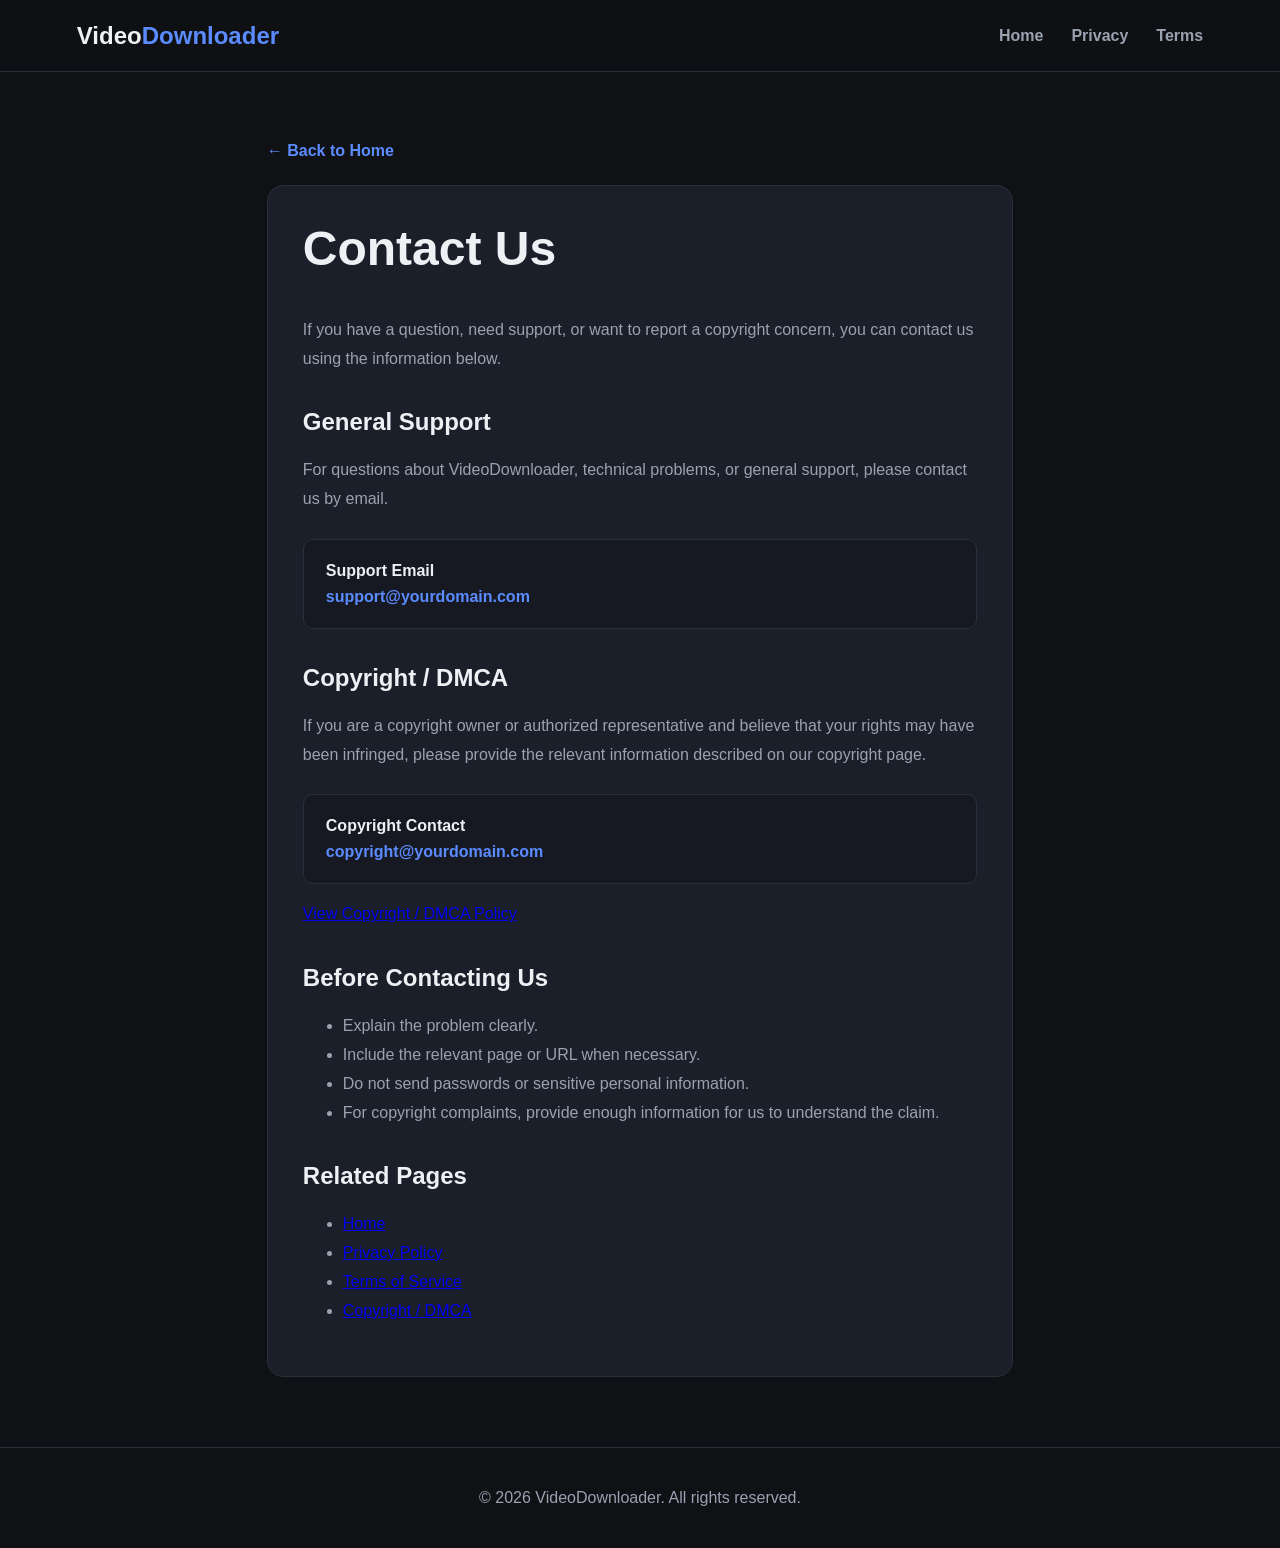
<file: wwwroot/contact.html>
﻿<!DOCTYPE html>
<html lang="en">
<head>
    <meta charset="UTF-8">
    <meta name="viewport" content="width=device-width, initial-scale=1.0">

    <title>Contact | VideoDownloader</title>

    <meta name="description"
          content="Contact VideoDownloader for general questions, copyright concerns, and support.">

    <link rel="stylesheet" href="style.css">

    <style>
        .contact-page {
            max-width: 900px;
            margin: 0 auto;
            padding: 70px 6vw;
        }

        .contact-card {
            background: var(--bg-card);
            border: 1px solid var(--border);
            border-radius: var(--radius-lg);
            padding: 35px;
        }

            .contact-card h1 {
                margin-top: 0;
                font-size: clamp(2rem, 5vw, 3rem);
            }

            .contact-card h2 {
                margin-top: 35px;
            }

            .contact-card p,
            .contact-card li {
                color: var(--text-dim);
                line-height: 1.8;
            }

        .contact-box {
            margin-top: 25px;
            padding: 22px;
            background: var(--bg-elevated);
            border: 1px solid var(--border);
            border-radius: var(--radius);
        }

            .contact-box strong {
                display: block;
                margin-bottom: 8px;
                color: var(--text);
            }

            .contact-box a {
                color: var(--accent);
                text-decoration: none;
                font-weight: 600;
            }

                .contact-box a:hover {
                    color: var(--text);
                }

        .back-home {
            display: inline-block;
            margin-bottom: 25px;
            color: var(--accent);
            text-decoration: none;
            font-weight: 700;
        }

            .back-home:hover {
                color: var(--text);
            }

        @media (max-width: 700px) {
            .contact-page {
                padding-top: 40px;
            }

            .contact-card {
                padding: 22px;
            }
        }
    </style>
</head>

<body>

    <header class="header">

        <div class="logo">
            Video<span>Downloader</span>
        </div>

        <nav>
            <a href="index.html">Home</a>
            <a href="privacy.html">Privacy</a>
            <a href="terms.html">Terms</a>
        </nav>

    </header>


    <main class="contact-page">

        <a class="back-home" href="index.html">
            ← Back to Home
        </a>


        <article class="contact-card">

            <h1>
                Contact Us
            </h1>

            <p>
                If you have a question, need support, or want to
                report a copyright concern, you can contact us
                using the information below.
            </p>


            <h2>
                General Support
            </h2>

            <p>
                For questions about VideoDownloader, technical
                problems, or general support, please contact us
                by email.
            </p>


            <div class="contact-box">

                <strong>
                    Support Email
                </strong>

                <a href="mailto:support@yourdomain.com">
                    support@yourdomain.com
                </a>

            </div>


            <h2>
                Copyright / DMCA
            </h2>

            <p>
                If you are a copyright owner or authorized
                representative and believe that your rights may
                have been infringed, please provide the relevant
                information described on our copyright page.
            </p>


            <div class="contact-box">

                <strong>
                    Copyright Contact
                </strong>

                <a href="mailto:copyright@yourdomain.com">
                    copyright@yourdomain.com
                </a>

            </div>


            <p>
                <a href="dmca.html">
                    View Copyright / DMCA Policy
                </a>
            </p>


            <h2>
                Before Contacting Us
            </h2>

            <ul>

                <li>
                    Explain the problem clearly.
                </li>

                <li>
                    Include the relevant page or URL when
                    necessary.
                </li>

                <li>
                    Do not send passwords or sensitive personal
                    information.
                </li>

                <li>
                    For copyright complaints, provide enough
                    information for us to understand the claim.
                </li>

            </ul>


            <h2>
                Related Pages
            </h2>

            <ul>

                <li>
                    <a href="index.html">
                        Home
                    </a>
                </li>

                <li>
                    <a href="privacy.html">
                        Privacy Policy
                    </a>
                </li>

                <li>
                    <a href="terms.html">
                        Terms of Service
                    </a>
                </li>

                <li>
                    <a href="dmca.html">
                        Copyright / DMCA
                    </a>
                </li>

            </ul>

        </article>

    </main>


    <footer>

        <p>
            © 2026 VideoDownloader. All rights reserved.
        </p>

    </footer>

</body>
</html>
</file>
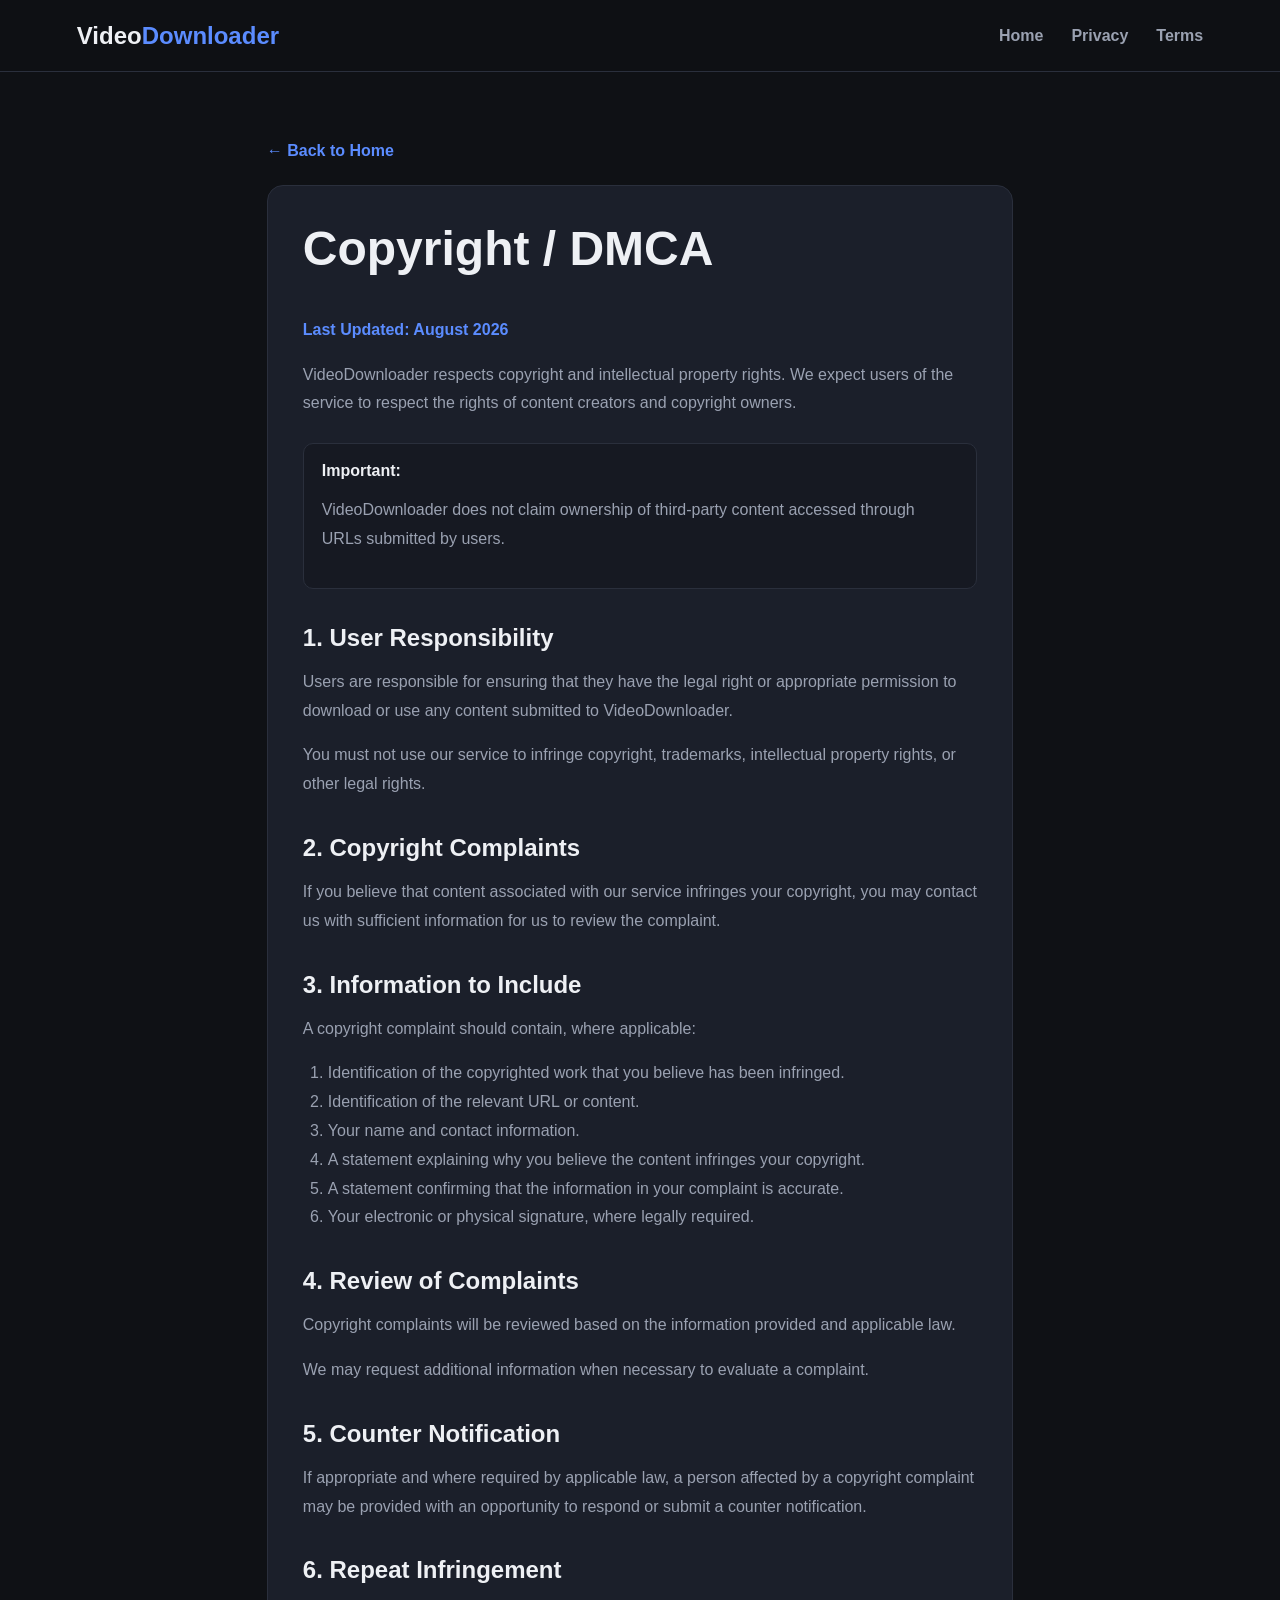
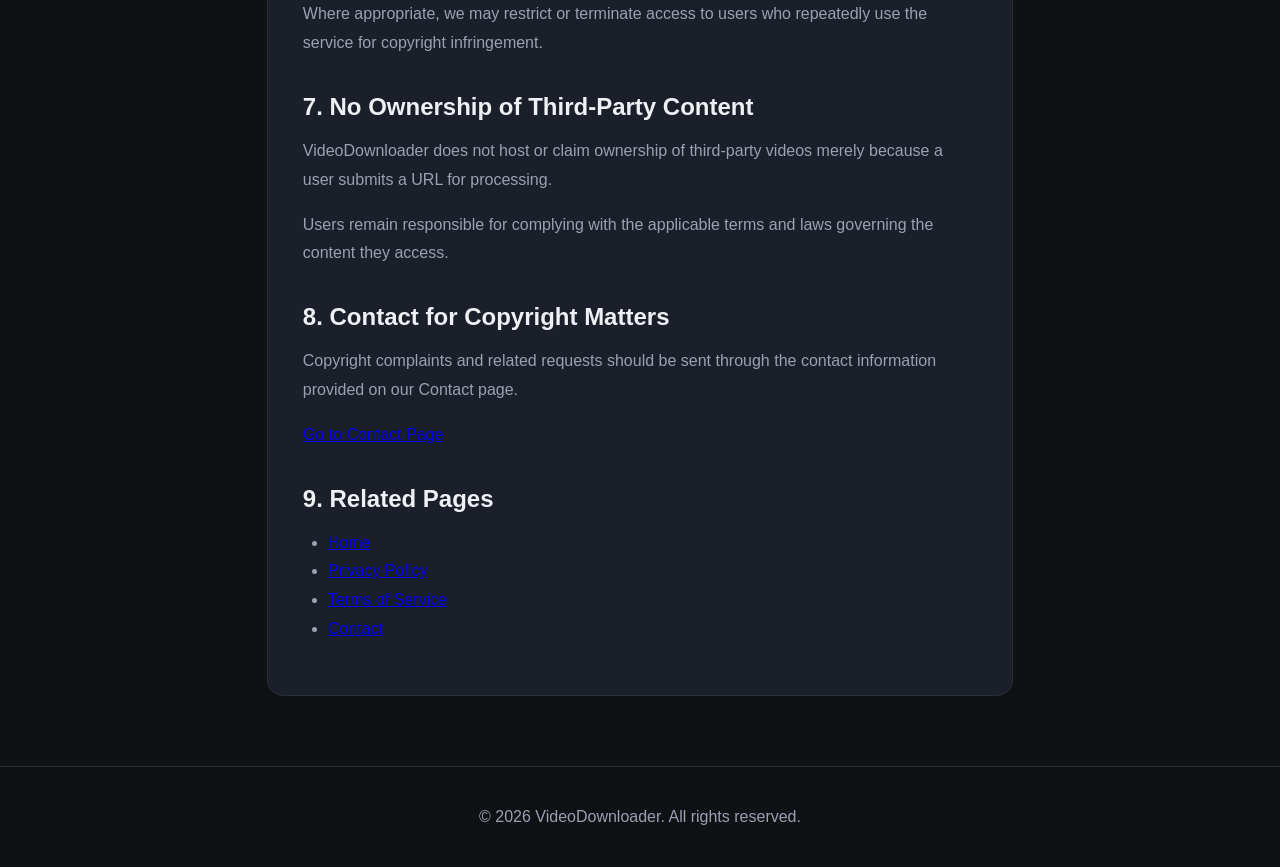
<file: wwwroot/dmca.html>
﻿<!DOCTYPE html>
<html lang="en">
<head>
    <meta charset="UTF-8">
    <meta name="viewport" content="width=device-width, initial-scale=1.0">

    <title>Copyright / DMCA | VideoDownloader</title>

    <meta name="description"
          content="Copyright and DMCA information for VideoDownloader.">

    <link rel="stylesheet" href="style.css">

    <style>
        .policy-page {
            max-width: 900px;
            margin: 0 auto;
            padding: 70px 6vw;
        }

        .policy-card {
            background: var(--bg-card);
            border: 1px solid var(--border);
            border-radius: var(--radius-lg);
            padding: 35px;
        }

            .policy-card h1 {
                margin-top: 0;
                font-size: clamp(2rem, 5vw, 3rem);
            }

            .policy-card h2 {
                margin-top: 35px;
                margin-bottom: 12px;
            }

            .policy-card p,
            .policy-card li {
                color: var(--text-dim);
                line-height: 1.8;
            }

            .policy-card ul,
            .policy-card ol {
                padding-left: 25px;
            }

        .last-updated {
            color: var(--accent) !important;
            font-weight: 600;
        }

        .back-home {
            display: inline-block;
            margin-bottom: 25px;
            color: var(--accent);
            text-decoration: none;
            font-weight: 700;
        }

            .back-home:hover {
                color: var(--text);
            }

        .notice {
            padding: 18px;
            margin: 25px 0;
            border: 1px solid var(--border);
            border-radius: var(--radius);
            background: var(--bg-elevated);
        }

        @media (max-width: 700px) {
            .policy-page {
                padding-top: 40px;
            }

            .policy-card {
                padding: 22px;
            }
        }
    </style>
</head>

<body>

    <header class="header">

        <div class="logo">
            Video<span>Downloader</span>
        </div>

        <nav>
            <a href="index.html">Home</a>
            <a href="privacy.html">Privacy</a>
            <a href="terms.html">Terms</a>
        </nav>

    </header>


    <main class="policy-page">

        <a class="back-home" href="index.html">
            ← Back to Home
        </a>

        <article class="policy-card">

            <h1>
                Copyright / DMCA
            </h1>

            <p class="last-updated">
                Last Updated: August 2026
            </p>


            <p>
                VideoDownloader respects copyright and intellectual
                property rights. We expect users of the service to
                respect the rights of content creators and copyright
                owners.
            </p>


            <div class="notice">

                <strong>
                    Important:
                </strong>

                <p>
                    VideoDownloader does not claim ownership of
                    third-party content accessed through URLs
                    submitted by users.
                </p>

            </div>


            <h2>
                1. User Responsibility
            </h2>

            <p>
                Users are responsible for ensuring that they have
                the legal right or appropriate permission to download
                or use any content submitted to VideoDownloader.
            </p>

            <p>
                You must not use our service to infringe copyright,
                trademarks, intellectual property rights, or other
                legal rights.
            </p>


            <h2>
                2. Copyright Complaints
            </h2>

            <p>
                If you believe that content associated with our
                service infringes your copyright, you may contact us
                with sufficient information for us to review the
                complaint.
            </p>


            <h2>
                3. Information to Include
            </h2>

            <p>
                A copyright complaint should contain, where
                applicable:
            </p>

            <ol>

                <li>
                    Identification of the copyrighted work that you
                    believe has been infringed.
                </li>

                <li>
                    Identification of the relevant URL or content.
                </li>

                <li>
                    Your name and contact information.
                </li>

                <li>
                    A statement explaining why you believe the
                    content infringes your copyright.
                </li>

                <li>
                    A statement confirming that the information in
                    your complaint is accurate.
                </li>

                <li>
                    Your electronic or physical signature, where
                    legally required.
                </li>

            </ol>


            <h2>
                4. Review of Complaints
            </h2>

            <p>
                Copyright complaints will be reviewed based on the
                information provided and applicable law.
            </p>

            <p>
                We may request additional information when necessary
                to evaluate a complaint.
            </p>


            <h2>
                5. Counter Notification
            </h2>

            <p>
                If appropriate and where required by applicable law,
                a person affected by a copyright complaint may be
                provided with an opportunity to respond or submit
                a counter notification.
            </p>


            <h2>
                6. Repeat Infringement
            </h2>

            <p>
                Where appropriate, we may restrict or terminate
                access to users who repeatedly use the service for
                copyright infringement.
            </p>


            <h2>
                7. No Ownership of Third-Party Content
            </h2>

            <p>
                VideoDownloader does not host or claim ownership of
                third-party videos merely because a user submits a
                URL for processing.
            </p>

            <p>
                Users remain responsible for complying with the
                applicable terms and laws governing the content they
                access.
            </p>


            <h2>
                8. Contact for Copyright Matters
            </h2>

            <p>
                Copyright complaints and related requests should be
                sent through the contact information provided on our
                Contact page.
            </p>

            <p>
                <a href="contact.html">
                    Go to Contact Page
                </a>
            </p>


            <h2>
                9. Related Pages
            </h2>

            <ul>

                <li>
                    <a href="index.html">
                        Home
                    </a>
                </li>

                <li>
                    <a href="privacy.html">
                        Privacy Policy
                    </a>
                </li>

                <li>
                    <a href="terms.html">
                        Terms of Service
                    </a>
                </li>

                <li>
                    <a href="contact.html">
                        Contact
                    </a>
                </li>

            </ul>

        </article>

    </main>


    <footer>

        <p>
            © 2026 VideoDownloader. All rights reserved.
        </p>

    </footer>

</body>
</html>
</file>
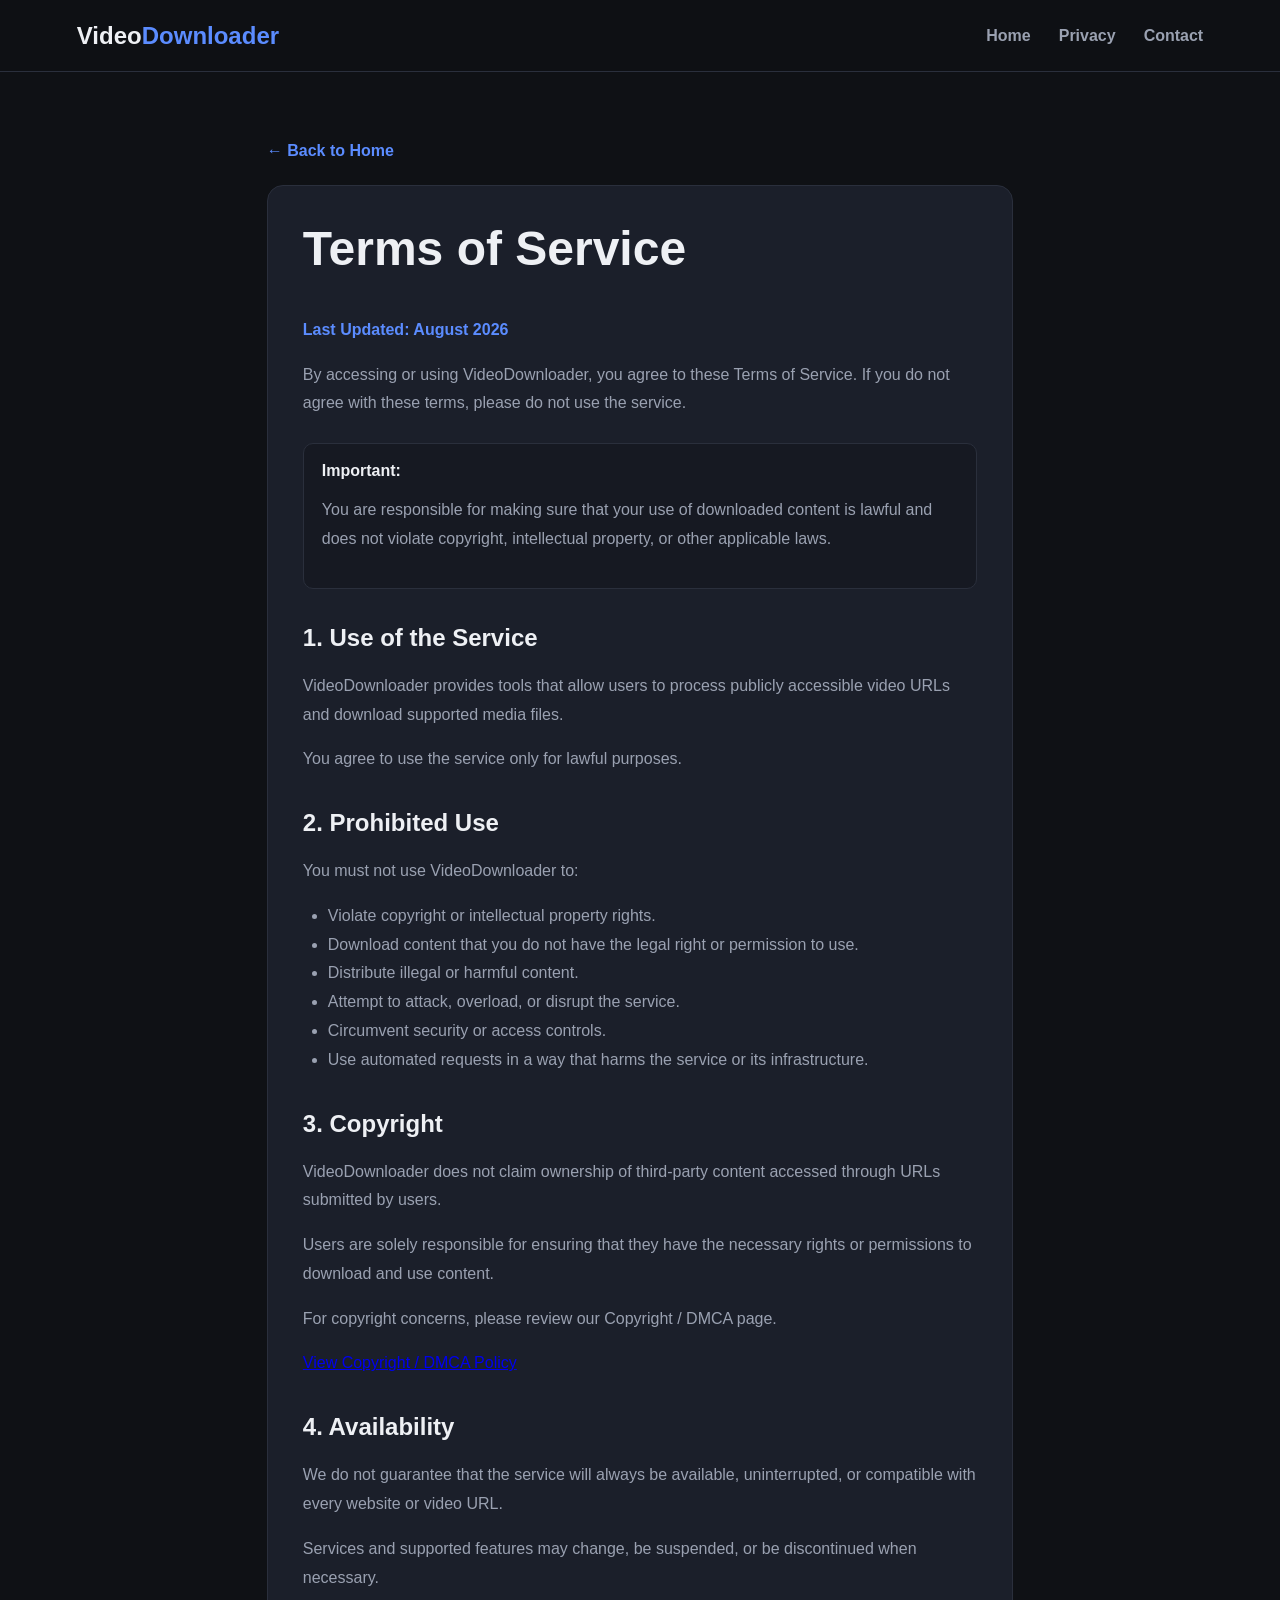
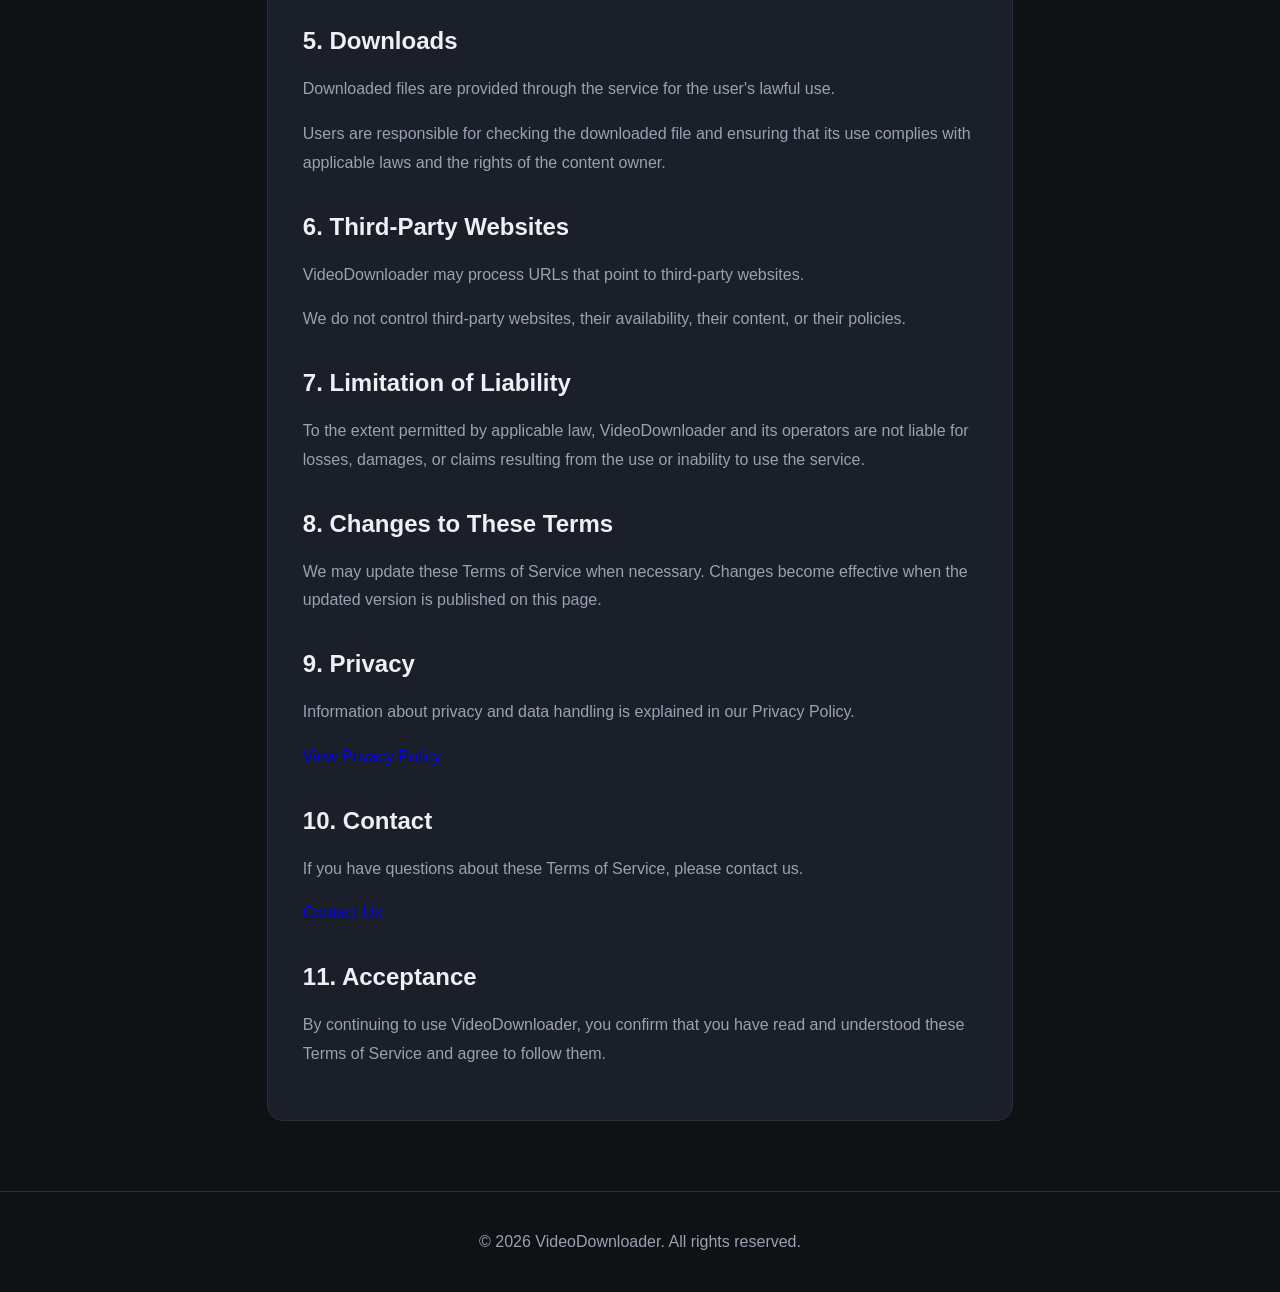
<file: wwwroot/terms.html>
﻿<!DOCTYPE html>
<html lang="en">
<head>
    <meta charset="UTF-8">
    <meta name="viewport" content="width=device-width, initial-scale=1.0">

    <title>Terms of Service | VideoDownloader</title>

    <meta name="description"
          content="Terms of Service for VideoDownloader.">

    <link rel="stylesheet" href="style.css">

    <style>
        .policy-page {
            max-width: 900px;
            margin: 0 auto;
            padding: 70px 6vw;
        }

        .policy-card {
            background: var(--bg-card);
            border: 1px solid var(--border);
            border-radius: var(--radius-lg);
            padding: 35px;
        }

            .policy-card h1 {
                margin-top: 0;
                font-size: clamp(2rem, 5vw, 3rem);
            }

            .policy-card h2 {
                margin-top: 35px;
            }

            .policy-card p,
            .policy-card li {
                color: var(--text-dim);
                line-height: 1.8;
            }

            .policy-card ul,
            .policy-card ol {
                padding-left: 25px;
            }

        .last-updated {
            color: var(--accent) !important;
            font-weight: 600;
        }

        .back-home {
            display: inline-block;
            margin-bottom: 25px;
            color: var(--accent);
            text-decoration: none;
            font-weight: 700;
        }

            .back-home:hover {
                color: var(--text);
            }

        .notice {
            padding: 18px;
            margin: 25px 0;
            background: var(--bg-elevated);
            border: 1px solid var(--border);
            border-radius: var(--radius);
        }

        @media (max-width: 700px) {
            .policy-page {
                padding-top: 40px;
            }

            .policy-card {
                padding: 22px;
            }
        }
    </style>
</head>

<body>

    <header class="header">

        <div class="logo">
            Video<span>Downloader</span>
        </div>

        <nav>
            <a href="index.html">Home</a>
            <a href="privacy.html">Privacy</a>
            <a href="contact.html">Contact</a>
        </nav>

    </header>


    <main class="policy-page">

        <a class="back-home" href="index.html">
            ← Back to Home
        </a>


        <article class="policy-card">

            <h1>
                Terms of Service
            </h1>

            <p class="last-updated">
                Last Updated: August 2026
            </p>


            <p>
                By accessing or using VideoDownloader, you agree
                to these Terms of Service. If you do not agree with
                these terms, please do not use the service.
            </p>


            <div class="notice">

                <strong>
                    Important:
                </strong>

                <p>
                    You are responsible for making sure that your
                    use of downloaded content is lawful and does
                    not violate copyright, intellectual property,
                    or other applicable laws.
                </p>

            </div>


            <h2>
                1. Use of the Service
            </h2>

            <p>
                VideoDownloader provides tools that allow users to
                process publicly accessible video URLs and download
                supported media files.
            </p>

            <p>
                You agree to use the service only for lawful
                purposes.
            </p>


            <h2>
                2. Prohibited Use
            </h2>

            <p>
                You must not use VideoDownloader to:
            </p>

            <ul>

                <li>
                    Violate copyright or intellectual property
                    rights.
                </li>

                <li>
                    Download content that you do not have the legal
                    right or permission to use.
                </li>

                <li>
                    Distribute illegal or harmful content.
                </li>

                <li>
                    Attempt to attack, overload, or disrupt the
                    service.
                </li>

                <li>
                    Circumvent security or access controls.
                </li>

                <li>
                    Use automated requests in a way that harms the
                    service or its infrastructure.
                </li>

            </ul>


            <h2>
                3. Copyright
            </h2>

            <p>
                VideoDownloader does not claim ownership of
                third-party content accessed through URLs submitted
                by users.
            </p>

            <p>
                Users are solely responsible for ensuring that they
                have the necessary rights or permissions to download
                and use content.
            </p>

            <p>
                For copyright concerns, please review our
                Copyright / DMCA page.
            </p>

            <p>
                <a href="dmca.html">
                    View Copyright / DMCA Policy
                </a>
            </p>


            <h2>
                4. Availability
            </h2>

            <p>
                We do not guarantee that the service will always be
                available, uninterrupted, or compatible with every
                website or video URL.
            </p>

            <p>
                Services and supported features may change,
                be suspended, or be discontinued when necessary.
            </p>


            <h2>
                5. Downloads
            </h2>

            <p>
                Downloaded files are provided through the service
                for the user's lawful use.
            </p>

            <p>
                Users are responsible for checking the downloaded
                file and ensuring that its use complies with
                applicable laws and the rights of the content owner.
            </p>


            <h2>
                6. Third-Party Websites
            </h2>

            <p>
                VideoDownloader may process URLs that point to
                third-party websites.
            </p>

            <p>
                We do not control third-party websites, their
                availability, their content, or their policies.
            </p>


            <h2>
                7. Limitation of Liability
            </h2>

            <p>
                To the extent permitted by applicable law,
                VideoDownloader and its operators are not liable for
                losses, damages, or claims resulting from the use or
                inability to use the service.
            </p>


            <h2>
                8. Changes to These Terms
            </h2>

            <p>
                We may update these Terms of Service when necessary.
                Changes become effective when the updated version is
                published on this page.
            </p>


            <h2>
                9. Privacy
            </h2>

            <p>
                Information about privacy and data handling is
                explained in our Privacy Policy.
            </p>

            <p>
                <a href="privacy.html">
                    View Privacy Policy
                </a>
            </p>


            <h2>
                10. Contact
            </h2>

            <p>
                If you have questions about these Terms of Service,
                please contact us.
            </p>

            <p>
                <a href="contact.html">
                    Contact Us
                </a>
            </p>


            <h2>
                11. Acceptance
            </h2>

            <p>
                By continuing to use VideoDownloader, you confirm
                that you have read and understood these Terms of
                Service and agree to follow them.
            </p>

        </article>

    </main>


    <footer>

        <p>
            © 2026 VideoDownloader. All rights reserved.
        </p>

    </footer>

</body>
</html>
</file>
<file: wwwroot/style.css>
﻿/* ==========================================================================
   VideoDownloader — Complete stylesheet
   ========================================================================== */

:root {
    --bg: #0f1115;
    --bg-elevated: #161922;
    --bg-card: #1b1f2a;
    --border: #2a2f3c;
    --text: #eef0f4;
    --text-dim: #9aa1b1;
    --accent: #5b8cff;
    --accent-dark: #3a5fd9;
    --success: #35c78a;
    --error: #ff5c6c;
    --radius: 10px;
    --radius-lg: 16px;
    --font: -apple-system, BlinkMacSystemFont, "Segoe UI", Roboto, Arial, sans-serif;
}


* {
    box-sizing: border-box;
}


html {
    scroll-behavior: smooth;
}


body {
    margin: 0;
    font-family: var(--font);
    background: var(--bg);
    color: var(--text);
    min-height: 100vh;
}


/* Hidden */

.hidden {
    display: none !important;
}


/* Header */

.header {
    height: 72px;
    display: flex;
    align-items: center;
    justify-content: space-between;
    padding: 0 6vw;
    border-bottom: 1px solid var(--border);
    background: rgba(15,17,21,.9);
    backdrop-filter: blur(10px);
    position: sticky;
    top: 0;
    z-index: 10;
}


.logo {
    font-size: 24px;
    font-weight: 800;
}


    .logo span {
        color: var(--accent);
    }


nav {
    display: flex;
    gap: 28px;
}


    nav a {
        color: var(--text-dim);
        text-decoration: none;
        font-weight: 600;
    }


        nav a:hover {
            color: var(--text);
        }



/* Hero */

.hero {
    padding: 100px 6vw 70px;
    text-align: center;
}


.hero-content {
    max-width: 750px;
    margin: auto;
}


.hero h1 {
    font-size: clamp(2.2rem,5vw,3.5rem);
    margin: 0 0 15px;
    font-weight: 900;
}


.hero p {
    color: var(--text-dim);
    font-size: 18px;
    margin-bottom: 35px;
}



/* Search */

.search-box {
    display: flex;
    gap: 10px;
    padding: 8px;
    background: var(--bg-card);
    border: 1px solid var(--border);
    border-radius: var(--radius-lg);
}


    .search-box input {
        flex: 1;
        background: transparent;
        border: none;
        outline: none;
        color: var(--text);
        padding: 15px;
        font-size: 16px;
    }


        .search-box input::placeholder {
            color: var(--text-dim);
        }



button {
    border: none;
    cursor: pointer;
    background: var(--accent);
    color: white;
    padding: 14px 25px;
    border-radius: var(--radius);
    font-weight: 700;
    transition: .2s;
}


    button:hover {
        background: var(--accent-dark);
    }


    button:disabled {
        opacity: .6;
        cursor: not-allowed;
    }



/* Error */

.error {
    color: var(--error);
    margin-top: 15px;
    min-height: 25px;
}



/* Video Result */

.result-section {
    max-width: 900px;
    margin: auto;
    padding: 0 6vw 60px;
}



.video-card {
    display: flex;
    gap: 25px;
    background: var(--bg-card);
    border: 1px solid var(--border);
    padding: 20px;
    border-radius: var(--radius-lg);
}



.thumbnail {
    width: 320px;
    height: 180px;
    object-fit: cover;
    border-radius: var(--radius);
}



.video-info {
    flex: 1;
}



    .video-info h2 {
        margin-top: 0;
        font-size: 22px;
    }



#videoDuration {
    color: var(--text-dim);
}



/* Format */

.format-area {
    display: flex;
    flex-direction: column;
    gap: 12px;
}



    .format-area h3 {
        margin: 0;
        font-size: 15px;
        color: var(--text-dim);
    }



#formatSelect {
    height: 50px;
    padding: 0 15px;
    background: var(--bg-elevated);
    color: var(--text);
    border: 1px solid var(--border);
    border-radius: var(--radius);
    font-size: 15px;
}



#downloadBtn {
    width: 100%;
}



/* Progress */


.download-progress {
    margin-top: 20px;
    padding: 18px;
    background: var(--bg-card);
    border: 1px solid var(--border);
    border-radius: var(--radius-lg);
}



.download-progress-header {
    display: flex;
    justify-content: space-between;
    margin-bottom: 12px;
}



#downloadPercent {
    color: var(--accent);
    font-weight: 700;
}



.progress-bar {
    height: 10px;
    background: var(--bg-elevated);
    border-radius: 50px;
    overflow: hidden;
}



.progress-fill {
    height: 100%;
    width: 0%;
    background: var(--accent);
    transition: .3s;
}



.download-details {
    display: flex;
    justify-content: space-between;
    margin-top: 12px;
    color: var(--text-dim);
    font-size: 14px;
}



/* Complete */


.download-complete {
    margin-top: 20px;
    display: flex;
    align-items: center;
    gap: 15px;
    padding: 18px;
    background: rgba(53,199,138,.1);
    border: 1px solid var(--success);
    border-radius: var(--radius-lg);
}



.complete-icon {
    width: 40px;
    height: 40px;
    border-radius: 50%;
    background: var(--success);
    display: flex;
    align-items: center;
    justify-content: center;
    color: white;
    font-weight: bold;
}



/* About */


.about {
    text-align: center;
    padding: 40px 6vw 70px;
    color: var(--text-dim);
}


    .about h2 {
        color: var(--text);
    }



/* Footer */


footer {
    text-align: center;
    padding: 25px;
    border-top: 1px solid var(--border);
    color: var(--text-dim);
}



/* Mobile */


@media(max-width:700px) {


    nav {
        display: none;
    }


    .search-box {
        flex-direction: column;
    }


    .video-card {
        flex-direction: column;
    }


    .thumbnail {
        width: 100%;
        height: auto;
    }


    .hero {
        padding-top: 60px;
    }
}
/* =========================================================
   Footer
========================================================= */

.site-footer {
    margin-top: 60px;
    border-top: 1px solid var(--border);
    background: var(--bg-elevated);
}

.footer-content {
    max-width: 1100px;
    margin: 0 auto;
    padding: 50px 6vw;
    display: grid;
    grid-template-columns: 2fr 1fr 1fr;
    gap: 50px;
}

.footer-brand p {
    max-width: 400px;
    color: var(--text-dim);
    line-height: 1.7;
}

.footer-links {
    display: flex;
    flex-direction: column;
    gap: 12px;
}

    .footer-links h3 {
        margin: 0 0 8px;
        color: var(--text);
    }

    .footer-links a {
        color: var(--text-dim);
        text-decoration: none;
        transition: .2s;
    }

        .footer-links a:hover {
            color: var(--accent);
        }

.footer-bottom {
    border-top: 1px solid var(--border);
    padding: 20px 6vw;
    display: flex;
    justify-content: space-between;
    gap: 20px;
    color: var(--text-dim);
    font-size: 14px;
}

    .footer-bottom p {
        margin: 0;
    }


@media (max-width: 700px) {

    .footer-content {
        grid-template-columns: 1fr;
        gap: 30px;
    }

    .footer-bottom {
        flex-direction: column;
        text-align: center;
    }
}
</file>
